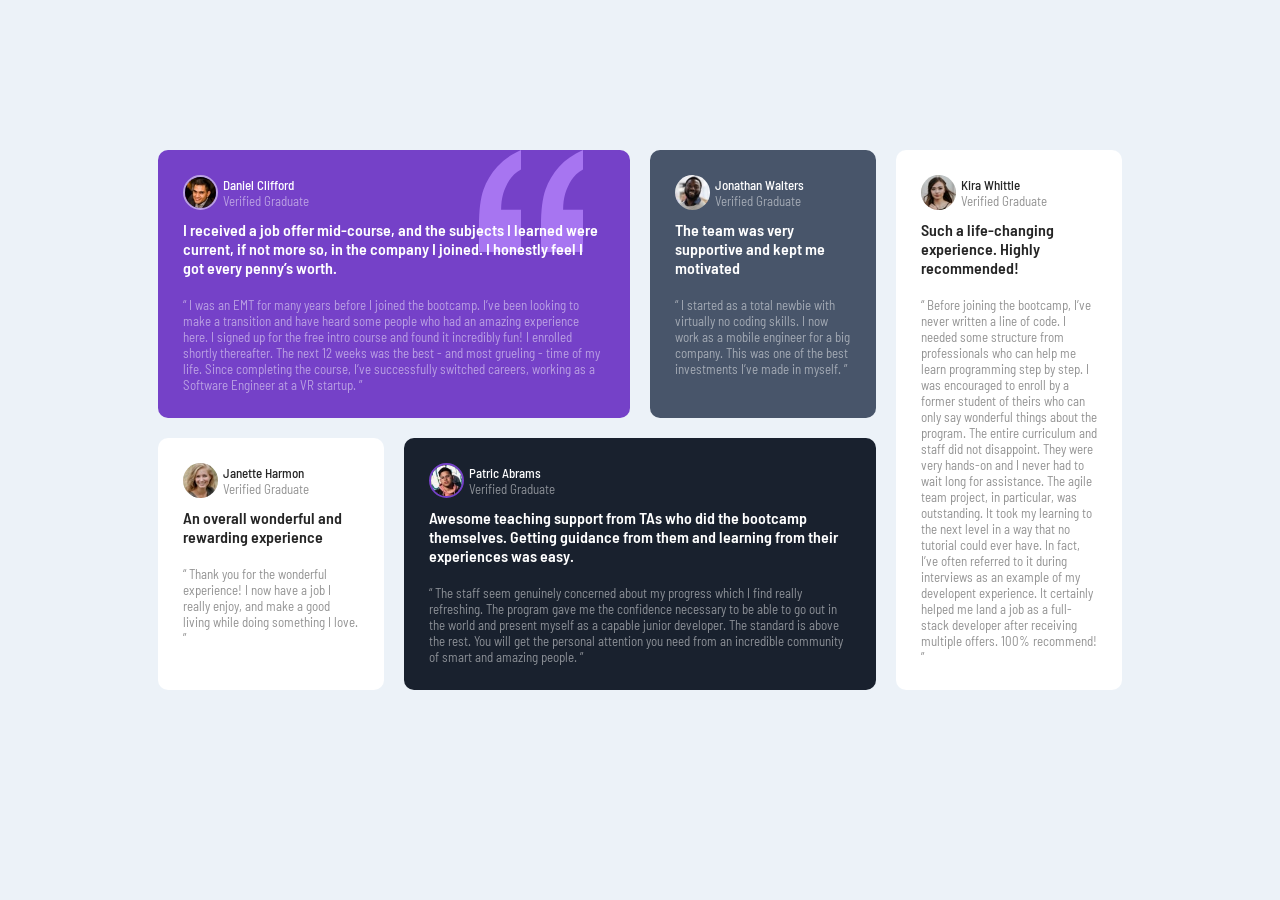
<file: index.html>
<!DOCTYPE html>
<html lang="en">

<head>
    <meta charset="UTF-8">
    <meta http-equiv="X-UA-Compatible" content="IE=edge">
    <meta name="viewport" content="width=device-width, initial-scale=1.0">
    <title>Testimonials</title>
    <link rel="preconnect" href="https://fonts.googleapis.com">
    <link rel="preconnect" href="https://fonts.gstatic.com" crossorigin>
    <link href="https://fonts.googleapis.com/css2?family=Barlow+Semi+Condensed:wght@500;600&display=swap"
        rel="stylesheet">
    <link rel="stylesheet" href="style.css">
</head>

<body>

    <div class="container">

        <div class="section section-1">
            <div class="top">
                <div class="image-wrapper">
                    <img class="profile-picture" src="image-daniel.jpg">
                </div>
                <div class="personal-info">
                    <span class="name-light">Daniel Clifford</span>
                    <span class="status-light">Verified Graduate</span>
                </div>
            </div>
            <div class="bottom">
                <div class="main-info-light">I received a job offer mid-course, and the subjects I learned were current,
                    if
                    not more so,
                    in the company I joined. I honestly feel I got every penny’s worth.</div>
                <div class="description-light"> “ I was an EMT for many years before I joined the bootcamp. I’ve been
                    looking
                    to make a
                    transition and have heard some people who had an amazing experience here. I signed up
                    for the free intro course and found it incredibly fun! I enrolled shortly thereafter.
                    The next 12 weeks was the best - and most grueling - time of my life. Since completing
                    the course, I’ve successfully switched careers, working as a Software Engineer at a VR startup. ”
                </div>
                <div class="quotation">
                    <svg width="104" height="102" xmlns="http://www.w3.org/2000/svg">
                        <path
                            d="M104 102V59.727H84.114c0-5.871.689-11.182 2.068-15.933 1.379-4.75 3.42-9.287 6.125-13.61C95.01 25.86 98.909 22.257 104 19.375V0c-9.758 4.27-17.712 9.874-23.864 16.813-6.151 6.939-10.712 14.545-13.681 22.818C63.485 47.904 62 59.941 62 75.74V102h42zm-62 0V59.727H22.114c0-5.871.689-11.182 2.068-15.933 1.379-4.75 3.42-9.287 6.125-13.61C33.01 25.86 36.909 22.257 42 19.375V0c-9.652 4.27-17.58 9.874-23.784 16.813C12.01 23.752 7.424 31.358 4.455 39.631 1.485 47.904 0 59.941 0 75.74V102h42z"
                            fill="#A775F1" fill-rule="nonzero" />
                    </svg>
                </div>
            </div>
        </div>





        <div class="section section-2">
            <div class="top">
                <div class="image-wrapper">
                    <img class="profile-picture" src="image-jonathan.jpg">
                </div>
                <div class="personal-info">
                    <span class="name-light">Jonathan Walters</span>
                    <span class="status-light">Verified Graduate</span>
                </div>
            </div>
            <div class="bottom">
                <div class="main-info-light">The team was very supportive and kept me motivated</div>
                <div class="description-light"> “ I started as a total newbie with virtually no coding skills. I now
                    work as a mobile engineer
                    for a big company. This was one of the best investments I’ve made in myself. ”
                </div>
            </div>
</div>


            <div class="section section-3">
                <div class="top">
                    <div class="image-wrapper">
                        <img class="profile-picture" src="image-kira.jpg">
                    </div>
                    <div class="personal-info">
                        <span class="name-dark">Kira Whittle</span>
                        <span class="status-dark">Verified Graduate</span>
                    </div>
                </div>
                <div class="bottom">
                    <div class="main-info-dark">Such a life-changing experience. Highly recommended!</div>
                    <div class="description-dark"> “ Before joining the bootcamp, I’ve never written a line of code. I
                        needed some structure from
                        professionals who can help me learn programming step by step. I was encouraged to enroll by a
                        former
                        student of theirs who can only say wonderful things about the program. The entire curriculum and
                        staff
                        did not disappoint. They were very hands-on and I never had to wait long for assistance. The
                        agile team
                        project, in particular, was outstanding. It took my learning to the next level in a way that no
                        tutorial
                        could ever have. In fact, I’ve often referred to it during interviews as an example of my
                        developent
                        experience. It certainly helped me land a job as a full-stack developer after receiving multiple
                        offers.
                        100% recommend! ”
                    </div>
                </div>
            </div>


            <div class="section section-4">
                <div class="top">
                    <div class="image-wrapper">
                        <img class="profile-picture" src="image-jeanette.jpg">
                    </div>
                    <div class="personal-info">
                        <span class="name-dark">Janette Harmon</span>
                        <span class="status-dark">Verified Graduate</span>
                    </div>
                </div>
                <div class="bottom">
                    <div class="main-info-dark">An overall wonderful and rewarding experience</div>
                    <div class="description-dark"> “ Thank you for the wonderful experience! I now have a job I really
                        enjoy, and make a good living
                        while doing something I love. ”
                    </div>
                </div>
            </div>





            <div class="section section-5">
                <div class="top">
                    <div class="image-wrapper">
                        <img class="profile-picture" src="image-patrick.jpg">
                    </div>
                    <div class="personal-info">
                        <span class="name-light">Patric Abrams</span>
                        <span class="status-light">Verified Graduate</span>
                    </div>
                </div>
                <div class="bottom">
                    <div class="main-info-light">Awesome teaching support from TAs who did the bootcamp themselves.
                        Getting guidance from them and
                        learning from their experiences was easy.</div>
                    <div class="description-light"> “ The staff seem genuinely concerned about my progress which I find
                        really refreshing. The program
                        gave me the confidence necessary to be able to go out in the world and present myself as a
                        capable
                        junior developer. The standard is above the rest. You will get the personal attention you need
                        from
                        an incredible community of smart and amazing people. ”
                    </div>
                </div>






            </div>



</body>

</html>
</file>
<file: style.css>
*, *::after, *::before {
    box-sizing: border-box;
}

body {
    font-family: 'Barlow Semi Condensed', sans-serif;
    max-width: 1440px;
    background-color: hsl(210, 46%, 95%);
}

.container{
    max-width: 1220px;
    margin: 150px;
    display: grid;
    grid-template-columns: repeat(4, 1fr);
    grid-template-rows: auto auto;
    gap: 20px;
}

.section {
    padding: 25px;
}

.top {
    display: flex;
    margin-bottom: 10px;
}

.profile-picture {
    border-radius: 100%;
    height: 35px;
    border-width: 2px;
    display: flex;
    flex-wrap: wrap;
    align-items: center;
}

.personal-info {
    display: flex;
    flex-direction: column;
    justify-content: center;
    padding-left: 5px;
}

.name-light {
    color: white;
    font-weight: 500;
    font-size: 13px;
}

.name-dark{
    color: rgb(37, 37, 37) ;
    font-weight: 500;
    font-size: 13px;
}

.status-light {
    color:rgba(255, 255, 255, 0.5) ;
    font-size: 13px;
}

.status-dark {
    color:rgba(37, 37, 37, 0.5) ;
    font-size: 13px;
}

.main-info-light  {
    color: white;
    font-weight: 600;
    font-size: 16px;
    margin-bottom: 20px;
}

.main-info-dark  {
    color: rgb(37, 37, 37);
    font-weight: 600;
    font-size: 16px;
    margin-bottom: 20px;
}

.description-light {
    color: rgba(255, 255, 255, 0.5);
    font-size: 13px;
}

.description-dark {
    color: rgba(37, 37, 37, 0.5);
    font-size: 13px;
}

.section-1 {
    background-color: hsl(263, 55%, 52%);
    border-radius: 10px;
    position: relative;
    z-index: 10;
    grid-area: 1 / 1 / 2 / 3;
}



.section-1 .top .profile-picture {
    border-radius: 100%;
    border-style: solid;
    border-color: rgba(255, 255, 255, 0.5); 
 }

.section-1 svg {
    position: absolute;
    top: 0px;
    right: 10%;
    z-index: -2;
}



.section-2 {
    background-color: hsl(217, 19%, 35%);
    border-radius: 10px;
    grid-area: 1 / 3 / 2 / -2;
}

.section-3 {
    background-color: white;
    border-radius: 10px;
    grid-area: 1 / -2 / -1 / -1;
}

.section-4 {
    background-color: white;
    border-radius: 10px;
    grid-area: 2 / 1 / -1 / 2;
}

.section-5 {
    background-color: hsl(219, 29%, 14%);
    border-radius: 10px;
    grid-area: 2 / 2 / -1 / -2;
}

.section-5 .top .profile-picture {
    border-radius: 100%;
    border-style: solid;
    border-color: hsl(263, 55%, 52%); 
 }
</file>
<file: testimonials.css>
*, *::after, *::before {
    box-sizing: border-box;
}

body {
    font-family: 'Barlow Semi Condensed', sans-serif;
    max-width: 1440px;
    background-color: hsl(210, 46%, 95%);
}

.container{
    max-width: 1220px;
    margin: 150px;
    display: grid;
    grid-template-columns: repeat(4, 1fr);
    grid-template-rows: auto auto;
    gap: 20px;
}

.section {
    padding: 25px;
}

.top {
    display: flex;
    margin-bottom: 10px;
}

.profile-picture {
    border-radius: 100%;
    height: 35px;
    border-width: 2px;
    display: flex;
    flex-wrap: wrap;
    align-items: center;
}

.personal-info {
    display: flex;
    flex-direction: column;
    justify-content: center;
    padding-left: 5px;
}

.name-light {
    color: white;
    font-weight: 500;
    font-size: 13px;
}

.name-dark{
    color: rgb(37, 37, 37) ;
    font-weight: 500;
    font-size: 13px;
}

.status-light {
    color:rgba(255, 255, 255, 0.5) ;
    font-size: 13px;
}

.status-dark {
    color:rgba(37, 37, 37, 0.5) ;
    font-size: 13px;
}

.main-info-light  {
    color: white;
    font-weight: 600;
    font-size: 16px;
    margin-bottom: 20px;
}

.main-info-dark  {
    color: rgb(37, 37, 37);
    font-weight: 600;
    font-size: 16px;
    margin-bottom: 20px;
}

.description-light {
    color: rgba(255, 255, 255, 0.5);
    font-size: 13px;
}

.description-dark {
    color: rgba(37, 37, 37, 0.5);
    font-size: 13px;
}

.section-1 {
    background-color: hsl(263, 55%, 52%);
    border-radius: 10px;
    position: relative;
    z-index: 10;
    grid-area: 1 / 1 / 2 / 3;
}



.section-1 .top .profile-picture {
    border-radius: 100%;
    border-style: solid;
    border-color: rgba(255, 255, 255, 0.5); 
 }

.section-1 svg {
    position: absolute;
    top: 0px;
    right: 10%;
    z-index: -2;
}



.section-2 {
    background-color: hsl(217, 19%, 35%);
    border-radius: 10px;
    grid-area: 1 / 3 / 2 / -2;
}

.section-3 {
    background-color: white;
    border-radius: 10px;
    grid-area: 1 / -2 / -1 / -1;
}

.section-4 {
    background-color: white;
    border-radius: 10px;
    grid-area: 2 / 1 / -1 / 2;
}

.section-5 {
    background-color: hsl(219, 29%, 14%);
    border-radius: 10px;
    grid-area: 2 / 2 / -1 / -2;
}

.section-5 .top .profile-picture {
    border-radius: 100%;
    border-style: solid;
    border-color: hsl(263, 55%, 52%); 
 }
</file>
